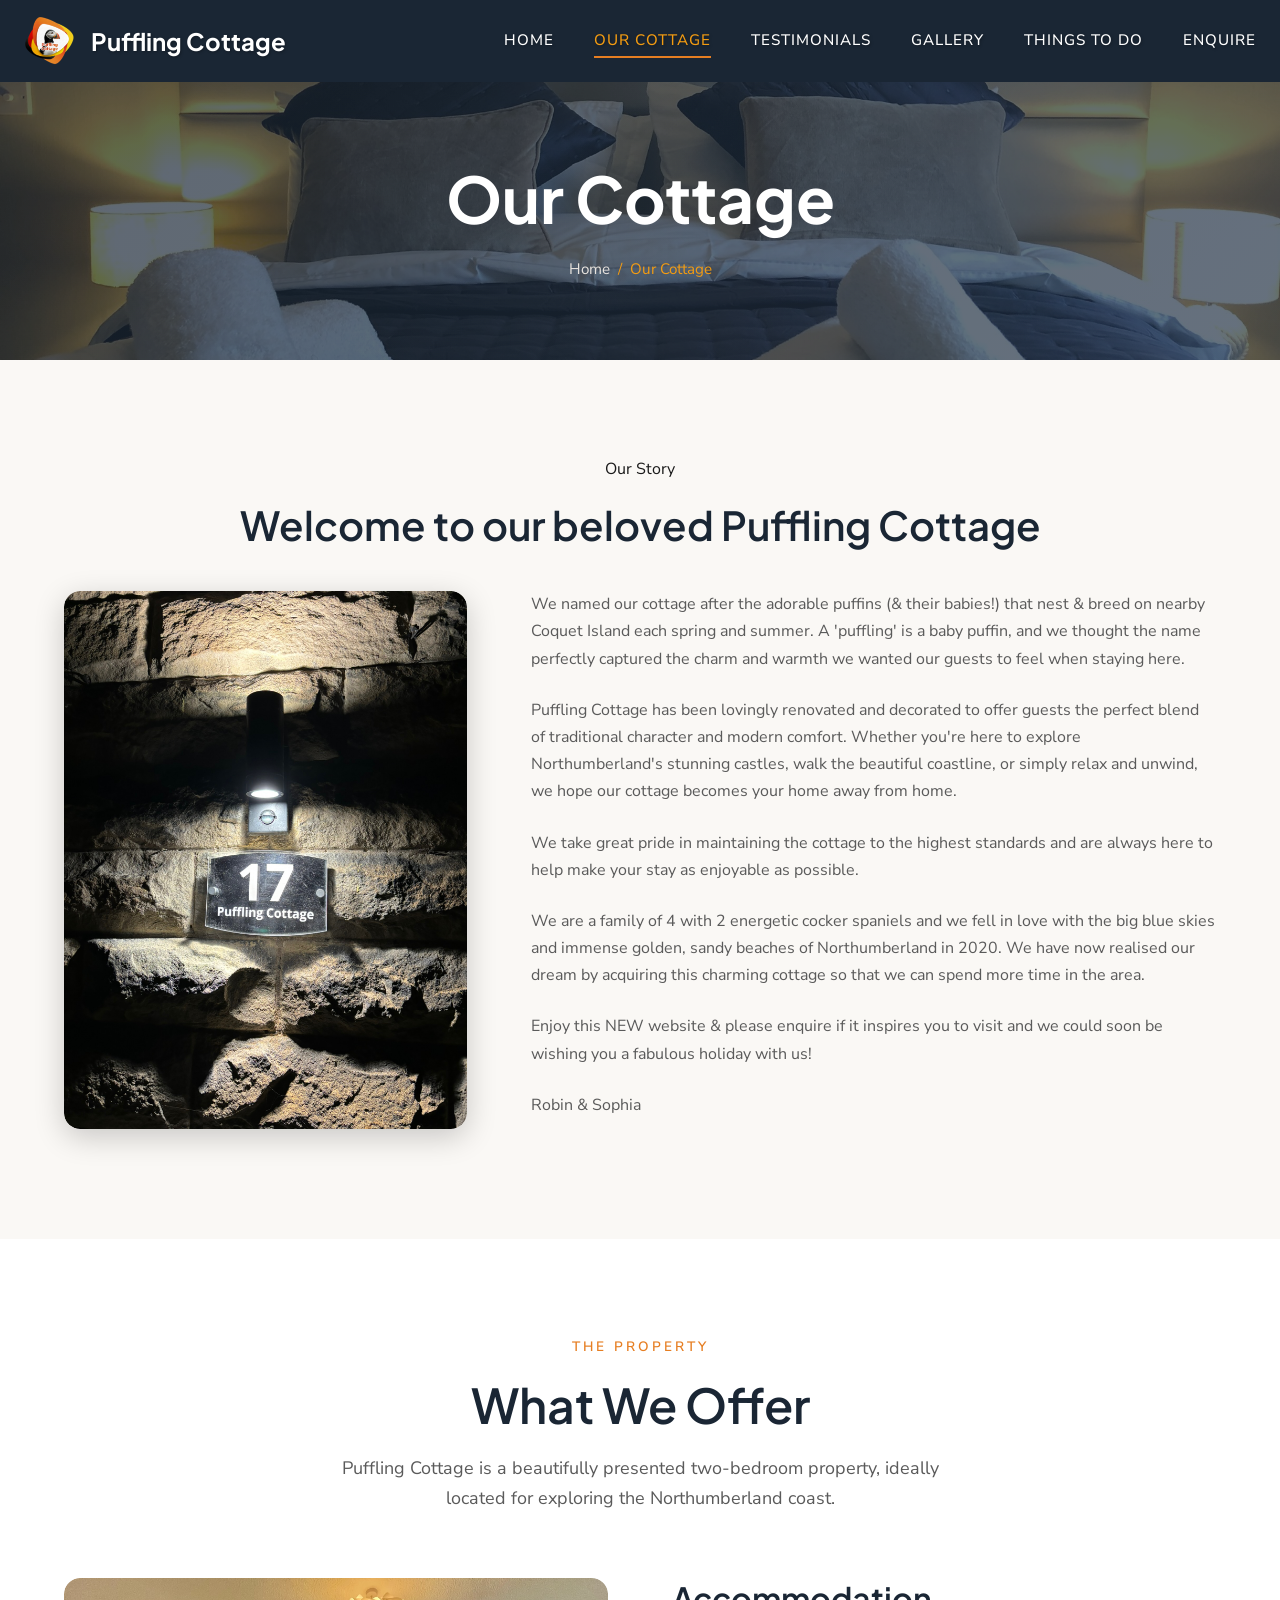
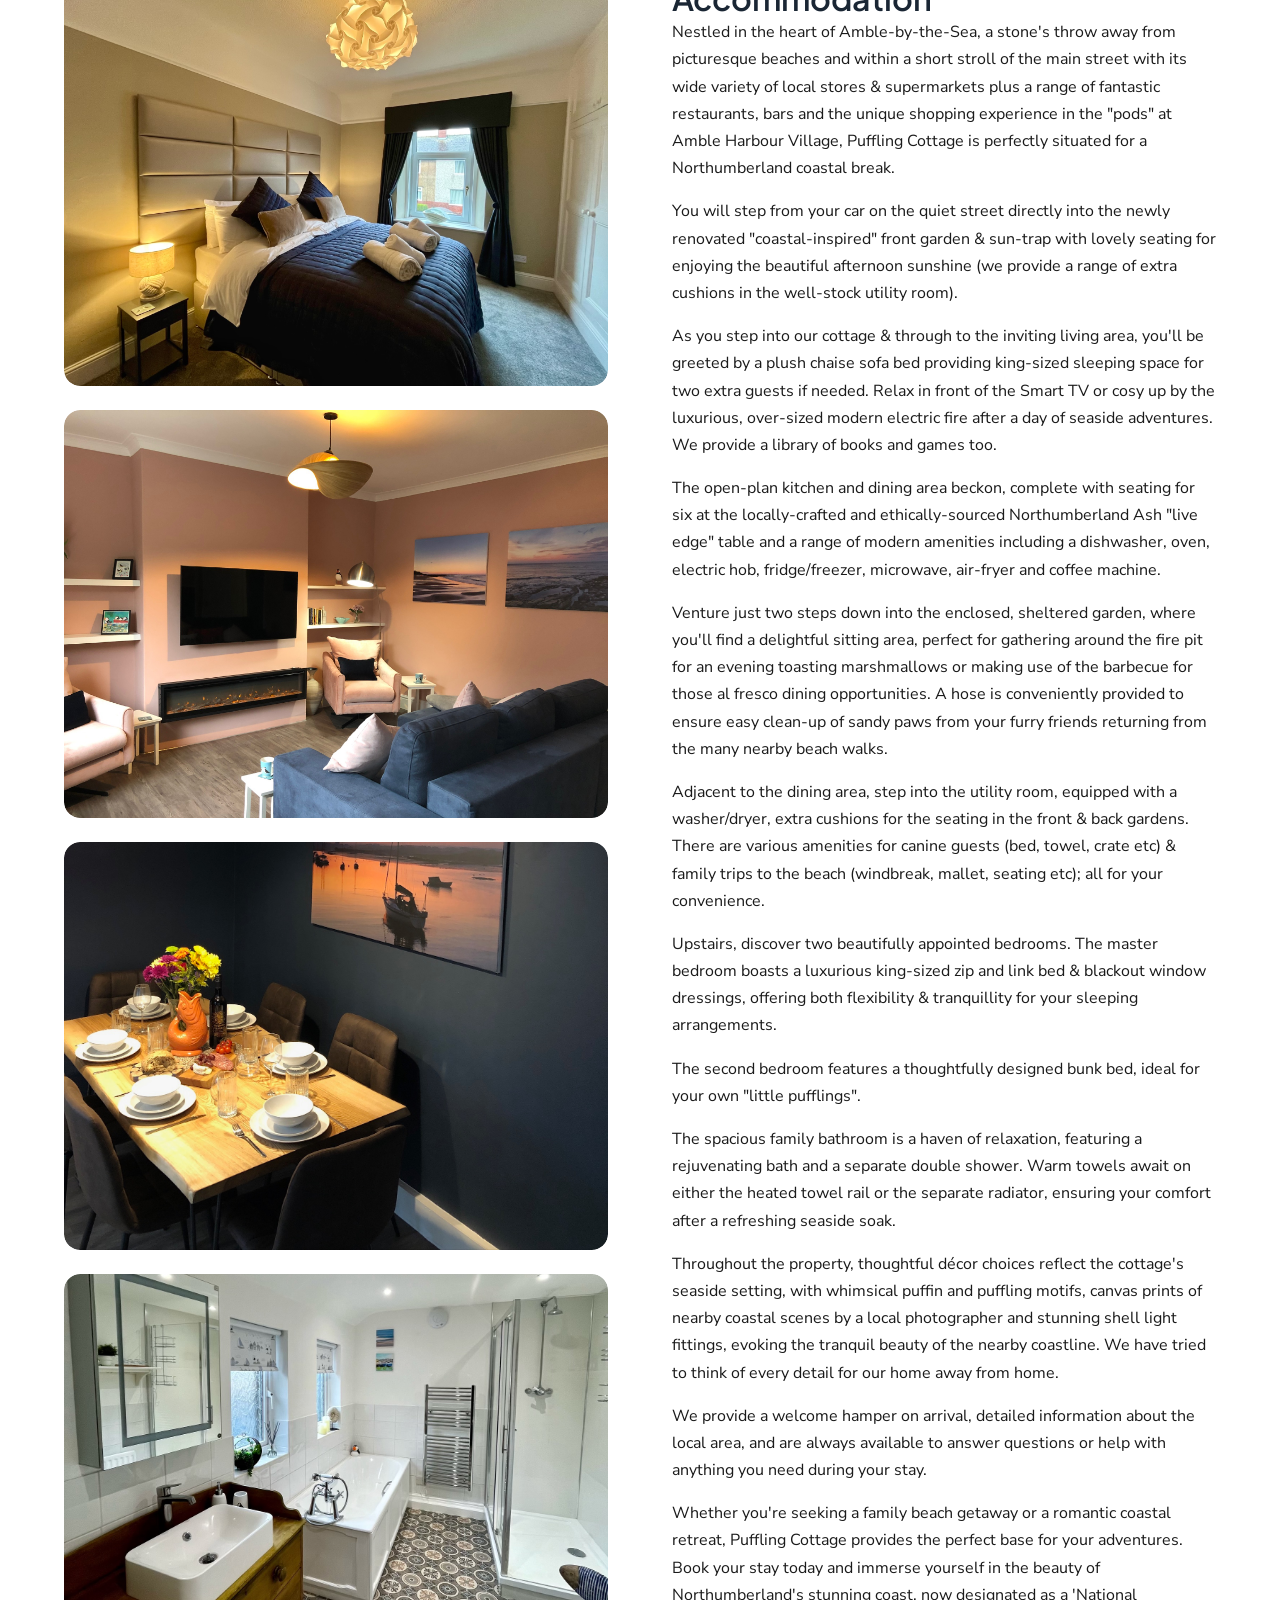
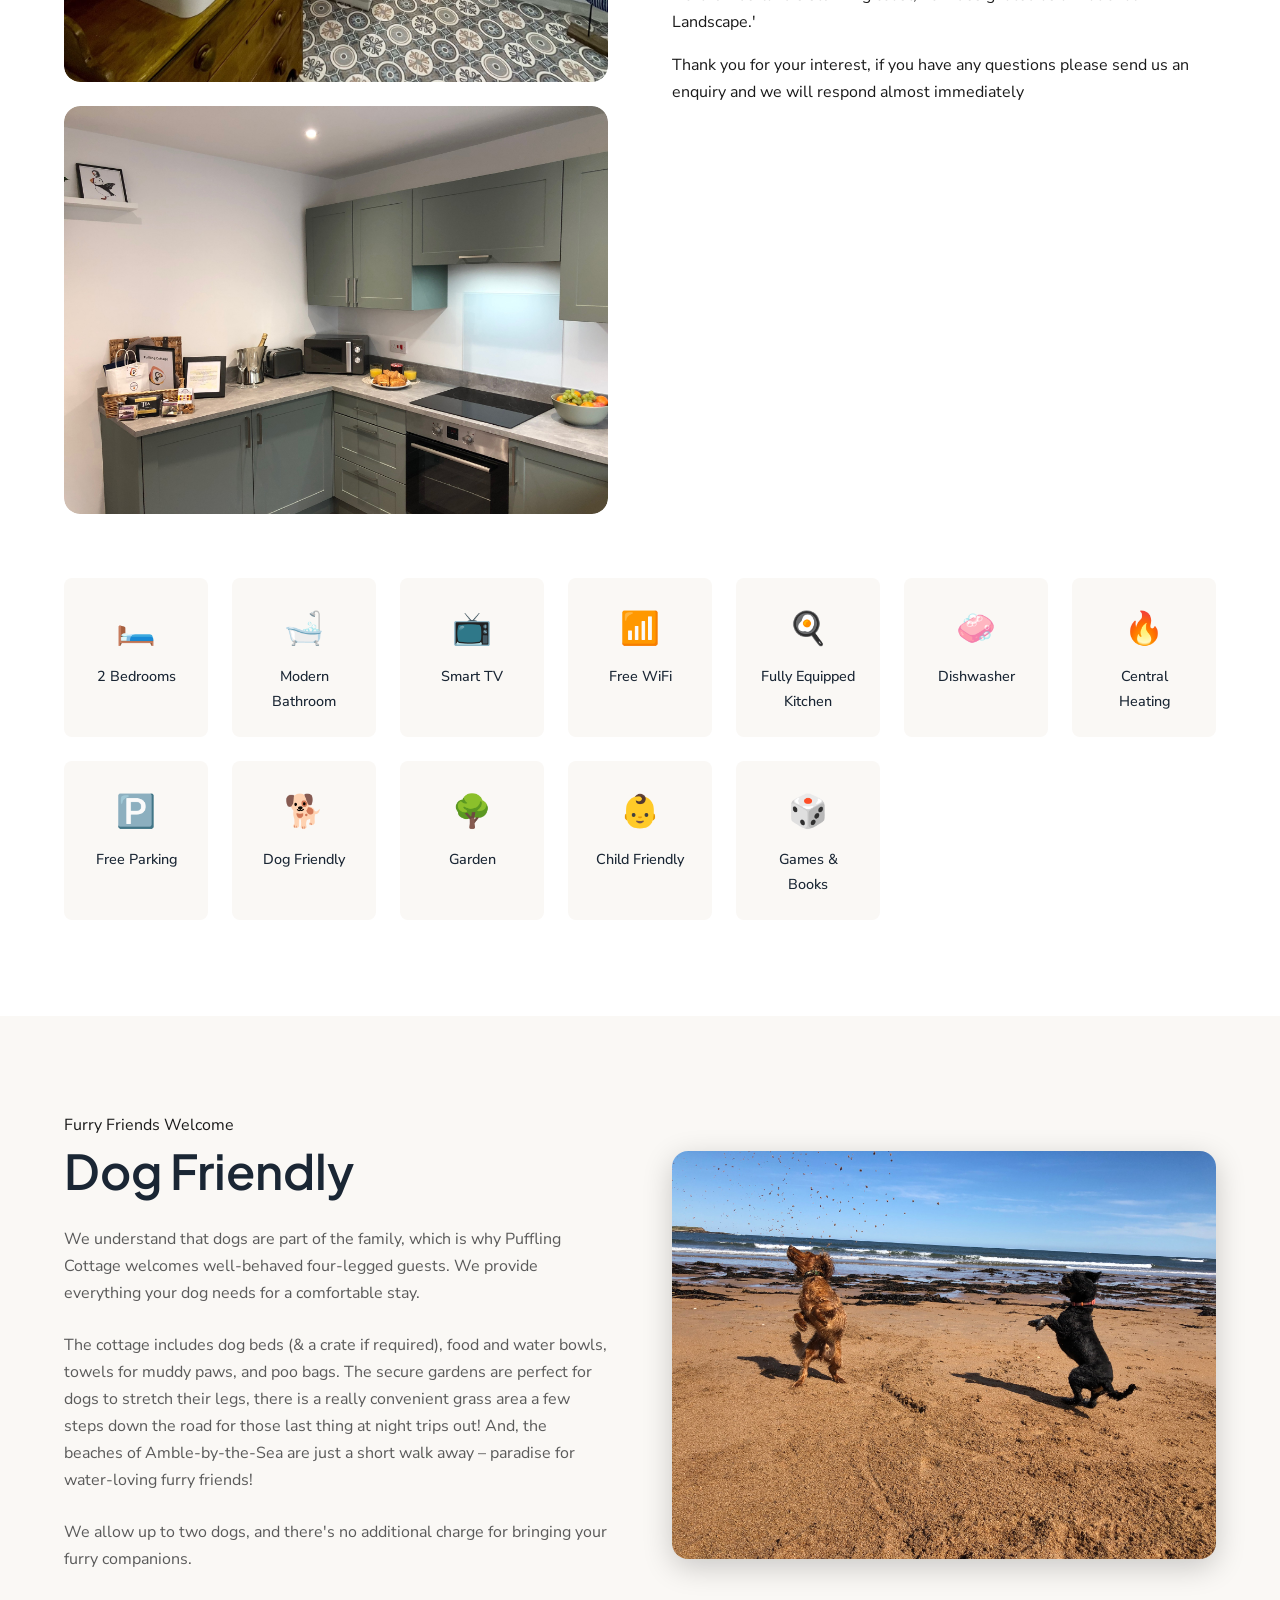
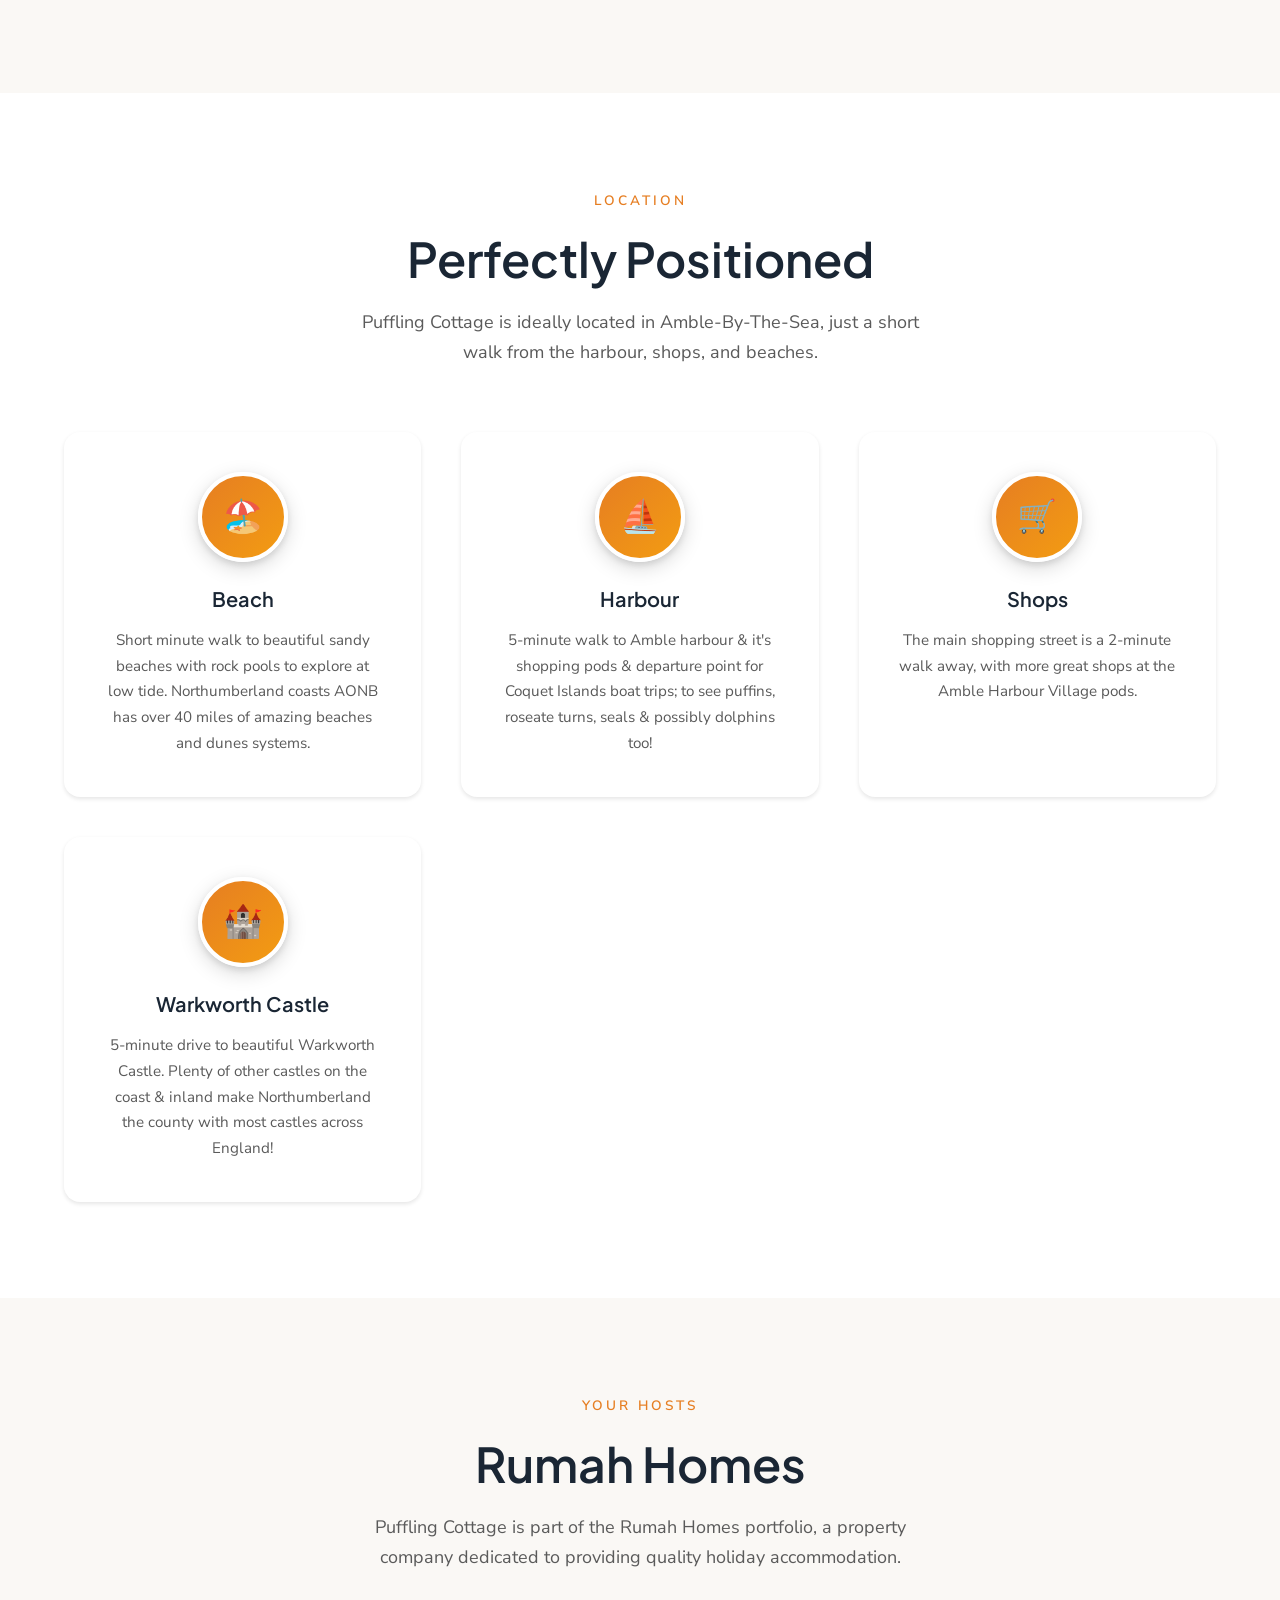
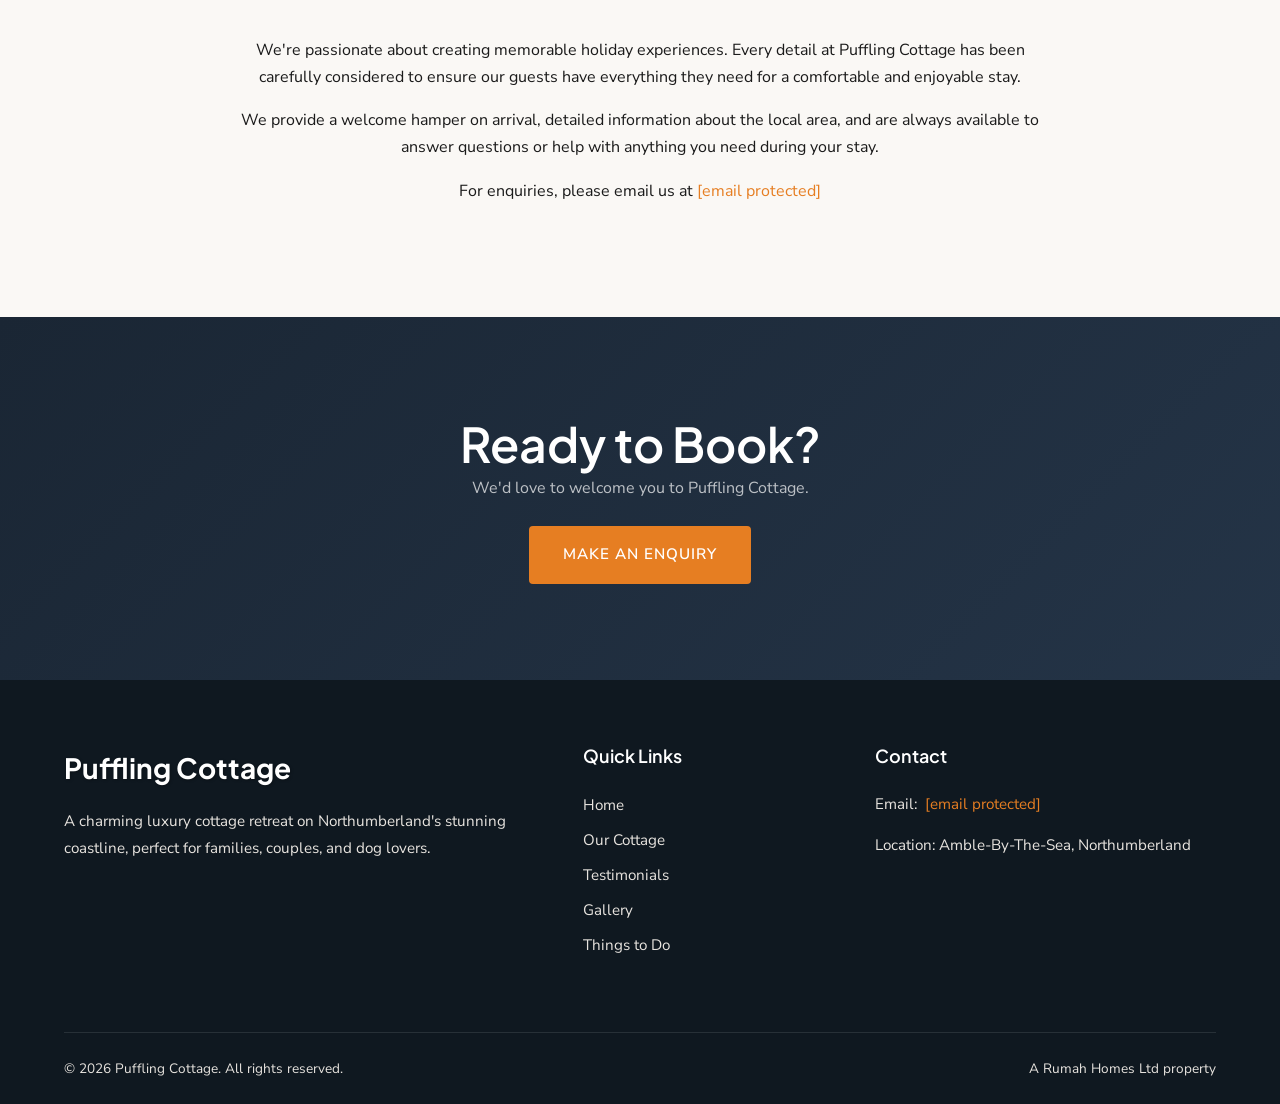
<file: about.html>
<!DOCTYPE html>
<html lang="en">
<head>
    <meta charset="UTF-8">
    <meta name="viewport" content="width=device-width, initial-scale=1.0">
    <meta name="description" content="About Puffling Cottage - Learn about our charming Northumberland holiday cottage, its amenities, and the story behind the name.">
    
    <title>Our Cottage | Puffling Cottage</title>
    
    <!-- Favicon -->
    <link rel="icon" type="image/png" href="images/New PuffCo Icon No Background 1.png">
    
    <!-- Stylesheets -->
    <link rel="stylesheet" href="css/styles.css">
    
    <!-- Page-specific styles -->
    <style>
        /* Welcome Section - Full Width Heading */
        .welcome-section-header {
            text-align: center;
            margin-bottom: var(--spacing-lg);
        }
        
        .welcome-section-header .overline {
            display: block;
            margin-bottom: var(--spacing-sm);
        }
        
        .welcome-section-header h2 {
            white-space: nowrap;
            font-size: clamp(1.5rem, 4vw, 2.5rem);
        }
        
        .welcome-content {
            display: grid;
            grid-template-columns: 35% 1fr;
            gap: var(--spacing-xl);
            align-items: start;
        }
        
        .welcome-content .about-image {
            width: 100%;
        }
        
        .welcome-content .about-image img {
            width: 100%;
            height: auto;
            border-radius: var(--radius-lg);
            object-fit: cover;
        }
        
        .welcome-content .about-text {
            flex: 1;
        }
        
        .welcome-content .about-text p {
            margin-bottom: var(--spacing-md);
        }
        
        /* Mobile adjustments for Welcome section */
        @media (max-width: 768px) {
            .welcome-section-header h2 {
                white-space: normal;
                font-size: 1.75rem;
            }
            
            .welcome-content {
                grid-template-columns: 1fr;
                gap: var(--spacing-lg);
            }
            
            .welcome-content .about-image {
                order: -1;
                max-width: 100%;
            }
        }
        
        /* Accommodation Section - Images Left, Text Right */
        .accommodation-layout {
            display: grid;
            grid-template-columns: 1fr 1fr;
            gap: var(--spacing-xl);
            align-items: start;
        }
        
        .accommodation-images {
            display: flex;
            flex-direction: column;
            gap: var(--spacing-md);
        }
        
        .accommodation-images .gallery-item {
            position: relative;
            border-radius: var(--radius-lg);
            overflow: hidden;
            aspect-ratio: 4/3;
        }
        
        .accommodation-images .gallery-item img {
            width: 100%;
            height: 100%;
            display: block;
            border-radius: var(--radius-lg);
            object-fit: cover;
            object-position: center center;
            transition: transform 0.3s ease;
        }
        
        /* Third image (dining room) - favour bottom of image */
        .accommodation-images .gallery-item:nth-child(3) img {
            object-position: center bottom;
        }
        
        .accommodation-images .gallery-item:hover img {
            transform: scale(1.02);
        }
        
        .accommodation-text {
            position: sticky;
            top: 100px;
        }
        
        /* Mobile adjustments for Accommodation section */
        @media (max-width: 768px) {
            .accommodation-layout {
                grid-template-columns: 1fr;
                gap: var(--spacing-lg);
            }
            
            .accommodation-images {
                order: -1;
            }
            
            .accommodation-text {
                position: static;
            }
        }
    </style>
</head>
<body>
    <!-- Header -->
    <header class="header scrolled">
        <div class="header-inner">
            <a href="index.html" class="logo">
                <img src="images/New PuffCo Icon No Background 1.png" alt="Puffling Cottage Logo">
                <span class="logo-text">Puffling Cottage</span>
            </a>
            
            <nav class="nav">
                <button class="nav-toggle" aria-label="Toggle navigation" aria-expanded="false">
                    <span></span>
                    <span></span>
                    <span></span>
                </button>
                
                <ul class="nav-list">
                    <li><a href="index.html" class="nav-link">Home</a></li>
                    <li><a href="about.html" class="nav-link active">Our Cottage</a></li>
                    <li><a href="testimonials.html" class="nav-link">Testimonials</a></li>
                    <li><a href="gallery.html" class="nav-link">Gallery</a></li>
                    <li><a href="recommendations.html" class="nav-link">Things to Do</a></li>
                    <li><a href="index.html#enquiry" class="nav-link">Enquire</a></li>
                </ul>
            </nav>
        </div>
    </header>

    <!-- Page Header -->
    <section class="page-header">
        <div class="page-header-background">
            <img src="images/Master_Bedroom_1.JPG" alt="Puffling Cottage Luxury Master Bedroom">
        </div>
        <div class="page-header-content">
            <h1>Our Cottage</h1>
            <div class="breadcrumb">
                <a href="index.html">Home</a>
                <span>/</span>
                <span>Our Cottage</span>
            </div>
        </div>
    </section>

    <!-- About The Cottage -->
    <section class="section">
        <div class="container">
            <div class="reveal">
                <!-- Full-width heading -->
                <div class="welcome-section-header">
                    <span class="overline">Our Story</span>
                    <h2>Welcome to our beloved Puffling Cottage</h2>
                </div>
                
                <!-- Image and text side by side -->
                <div class="welcome-content">
                    <div class="about-image">
                        <img src="images/Puffling_Cottage_Sign.jpeg" alt="Puffling Cottage Entrance">
                    </div>
                    <div class="about-text">
                        <p>We named our cottage after the adorable puffins (& their babies!) that nest & breed on nearby Coquet Island each spring and summer. A 'puffling' is a baby puffin, and we thought the name perfectly captured the charm and warmth we wanted our guests to feel when staying here.</p>
                        <p>Puffling Cottage has been lovingly renovated and decorated to offer guests the perfect blend of traditional character and modern comfort. Whether you're here to explore Northumberland's stunning castles, walk the beautiful coastline, or simply relax and unwind, we hope our cottage becomes your home away from home.</p>
                        <p>We take great pride in maintaining the cottage to the highest standards and are always here to help make your stay as enjoyable as possible.</p>
                        <p>We are a family of 4 with 2 energetic cocker spaniels and we fell in love with the big blue skies and immense golden, sandy beaches of Northumberland in 2020.  We have now realised our dream by acquiring this charming cottage so that we can spend more time in the area.</p>
                        <p>Enjoy this NEW website & please enquire if it inspires you to visit and we could soon be wishing you a fabulous holiday with us!</p>
                        <p>Robin & Sophia</p>
                    </div>
                </div>
            </div>
        </div>
    </section>

    <!-- The Property -->
    <section class="section bg-white">
        <div class="container">
            <div class="section-header reveal">
                <span class="overline">The Property</span>
                <h2>What We Offer</h2>
                <p class="subtitle">Puffling Cottage is a beautifully presented two-bedroom property, ideally located for exploring the Northumberland coast.</p>
            </div>
            
            <div class="reveal" style="margin-top: var(--spacing-xl);">
                <!-- Accommodation: 5 Images on Left, Text on Right -->
                <div class="accommodation-layout">
                    <div class="accommodation-images">
                        <div class="gallery-item">
                            <img src="images/Master_Bedroom_3.jpeg" alt="Luxury king master bedroom">
                        </div>
                        <div class="gallery-item">
                            <img src="images/Living_Room_1.JPG" alt="Large professionally-designed living room">
                        </div>
                        <div class="gallery-item">
                            <img src="images/Dining_Room_1.JPG" alt="Dining room with ethically-sourced handmade "live edge" Northumberland ash table">
                        </div>
                        <div class="gallery-item">
                            <img src="images/Bathroom_1.jpeg" alt="Large bathroom, with bath, separate double shower, heated mirror, separate towel rail & radiator">
                        </div>
                        <div class="gallery-item">
                            <img src="images/Kitchen_1.JPG" alt="Well-appointed & appliance filled kitchen">
                        </div>
                    </div>
                    
                    <div class="accommodation-text">
                        <h3>Accommodation</h3>
                        <p>Nestled in the heart of Amble-by-the-Sea, a stone's throw away from picturesque beaches and within a short stroll of the main street with its wide variety of local stores & supermarkets plus a range of fantastic restaurants, bars and the unique shopping experience in the "pods" at Amble Harbour Village, Puffling Cottage is perfectly situated for a Northumberland coastal break.</p>
                        <p>You will step from your car on the quiet street directly into the newly renovated "coastal-inspired" front garden & sun-trap with lovely seating for enjoying the beautiful afternoon sunshine (we provide a range of extra cushions in the well-stock utility room).</p> 
                        <p>As you step into our cottage & through to the inviting living area, you'll be greeted by a plush chaise sofa bed providing king-sized sleeping space for two extra guests if needed. Relax in front of the Smart TV or cosy up by the luxurious, over-sized modern electric fire after a day of seaside adventures. We provide a library of books and games too.</p>
                        <p>The open-plan kitchen and dining area beckon, complete with seating for six at the locally-crafted and ethically-sourced Northumberland Ash "live edge" table and a range of modern amenities including a dishwasher, oven, electric hob, fridge/freezer, microwave, air-fryer and coffee machine.</p>
                        <p>Venture just two steps down into the enclosed, sheltered garden, where you'll find a delightful sitting area, perfect for gathering around the fire pit for an evening toasting marshmallows or making use of the barbecue for those al fresco dining opportunities.  A hose is conveniently provided to ensure easy clean-up of sandy paws from your furry friends returning from the many nearby beach walks.</p>
                        <p>Adjacent to the dining area, step into the utility room, equipped with a washer/dryer, extra cushions for the seating in the front & back gardens. There are various amenities for canine guests (bed, towel, crate etc) & family trips to the beach (windbreak, mallet, seating etc); all for your convenience.</p>
                        <p>Upstairs, discover two beautifully appointed bedrooms. The master bedroom boasts a luxurious king-sized zip and link bed & blackout window dressings, offering both flexibility & tranquillity for your sleeping arrangements.</p>
                        <p>The second bedroom features a thoughtfully designed bunk bed, ideal for your own "little pufflings".</p>
                        <p>The spacious family bathroom is a haven of relaxation, featuring a rejuvenating bath and a separate double shower. Warm towels await on either the heated towel rail or the separate radiator, ensuring your comfort after a refreshing seaside soak.</p>
                        <p>Throughout the property, thoughtful décor choices reflect the cottage's seaside setting, with whimsical puffin and puffling motifs, canvas prints of nearby coastal scenes by a local photographer and stunning shell light fittings, evoking the tranquil beauty of the nearby coastline. We have tried to think of every detail for our home away from home.</p>
                        <p>We provide a welcome hamper on arrival, detailed information about the local area, and are always available to answer questions or help with anything you need during your stay.</p>
                        <p>Whether you're seeking a family beach getaway or a romantic coastal retreat, Puffling Cottage provides the perfect base for your adventures. Book your stay today and immerse yourself in the beauty of Northumberland's stunning coast, now designated as a 'National Landscape.'</p>
                        <p>Thank you for your interest, if you have any questions please send us an enquiry and we will respond almost immediately</p>
                    </div>
                </div>
            </div>
            
            <div class="amenities-grid reveal" style="margin-top: var(--spacing-xl);">
                <div class="amenity-item">
                    <span class="amenity-icon">🛏️</span>
                    <span>2 Bedrooms</span>
                </div>
                <div class="amenity-item">
                    <span class="amenity-icon">🛁</span>
                    <span>Modern Bathroom</span>
                </div>
                <div class="amenity-item">
                    <span class="amenity-icon">📺</span>
                    <span>Smart TV</span>
                </div>
                <div class="amenity-item">
                    <span class="amenity-icon">📶</span>
                    <span>Free WiFi</span>
                </div>
                <div class="amenity-item">
                    <span class="amenity-icon">🍳</span>
                    <span>Fully Equipped Kitchen</span>
                </div>
                <div class="amenity-item">
                    <span class="amenity-icon">🧼</span>
                    <span>Dishwasher</span>
                </div>
                <div class="amenity-item">
                    <span class="amenity-icon">🔥</span>
                    <span>Central Heating</span>
                </div>
                <div class="amenity-item">
                    <span class="amenity-icon">🅿️</span>
                    <span>Free Parking</span>
                </div>
                <div class="amenity-item">
                    <span class="amenity-icon">🐕</span>
                    <span>Dog Friendly</span>
                </div>
                <div class="amenity-item">
                    <span class="amenity-icon">🌳</span>
                    <span>Garden</span>
                </div>
                <div class="amenity-item">
                    <span class="amenity-icon">👶</span>
                    <span>Child Friendly</span>
                </div>
                <div class="amenity-item">
                    <span class="amenity-icon">🎲</span>
                    <span>Games & Books</span>
                </div>
            </div>
        </div>
    </section>

    <!-- Dog Friendly -->
    <section class="section">
        <div class="container">
            <div class="about-content reveal">
                <div class="about-text">
                    <span class="overline">Furry Friends Welcome</span>
                    <h2>Dog Friendly</h2>
                    <p>We understand that dogs are part of the family, which is why Puffling Cottage welcomes well-behaved four-legged guests. We provide everything your dog needs for a comfortable stay.</p>
                    <p>The cottage includes dog beds (& a crate if required), food and water bowls, towels for muddy paws, and poo bags. The secure gardens are perfect for dogs to stretch their legs, there is a really convenient grass area a few steps down the road for those last thing at night trips out! And, the beaches of Amble-by-the-Sea are just a short walk away – paradise for water-loving furry friends!</p>
                    <p>We allow up to two dogs, and there's no additional charge for bringing your furry companions.</p>
                </div>
                <div class="about-image">
                    <img src="images/Dogs_Beach.JPG" alt="40 miles of dog-friendly beaches">
                </div>
            </div>
        </div>
    </section>

    <!-- Location -->
    <section class="section bg-white">
        <div class="container">
            <div class="section-header reveal">
                <span class="overline">Location</span>
                <h2>Perfectly Positioned</h2>
                <p class="subtitle">Puffling Cottage is ideally located in Amble-By-The-Sea, just a short walk from the harbour, shops, and beaches.</p>
            </div>
            
            <div class="features-grid reveal" style="margin-top: var(--spacing-xl);">
                <div class="feature-card">
                    <div class="feature-icon">🏖️</div>
                    <h4>Beach</h4>
                    <p>Short minute walk to beautiful sandy beaches with rock pools to explore at low tide. Northumberland coasts AONB has over 40 miles of amazing beaches and dunes systems.</p>
                </div>
                <div class="feature-card">
                    <div class="feature-icon">⛵</div>
                    <h4>Harbour</h4>
                    <p>5-minute walk to Amble harbour & it's shopping pods & departure point for Coquet Islands boat trips; to see puffins, roseate turns, seals & possibly dolphins too!</p>
                </div>
                <div class="feature-card">
                    <div class="feature-icon">🛒</div>
                    <h4>Shops</h4>
                    <p>The main shopping street is a 2-minute walk away, with more great shops at the Amble Harbour Village pods.</p>
                </div>
                <div class="feature-card">
                    <div class="feature-icon">🏰</div>
                    <h4>Warkworth Castle</h4>
                    <p>5-minute drive to beautiful Warkworth Castle. Plenty of other castles on the coast & inland make Northumberland the county with most castles across England!</p>
                </div>
            </div>
        </div>
    </section>

    <!-- About Rumah Homes -->
    <section class="section">
        <div class="container">
            <div class="section-header reveal">
                <span class="overline">Your Hosts</span>
                <h2>Rumah Homes</h2>
                <p class="subtitle">Puffling Cottage is part of the Rumah Homes portfolio, a property company dedicated to providing quality holiday accommodation.</p>
            </div>
            
            <div class="text-center reveal" style="margin-top: var(--spacing-lg); max-width: 800px; margin-left: auto; margin-right: auto;">
                <p>We're passionate about creating memorable holiday experiences. Every detail at Puffling Cottage has been carefully considered to ensure our guests have everything they need for a comfortable and enjoyable stay.</p>
                <p>We provide a welcome hamper on arrival, detailed information about the local area, and are always available to answer questions or help with anything you need during your stay.</p>
                <p>For enquiries, please email us at <a href="/cdn-cgi/l/email-protection#186a6d7579707077757d6b746c7c587f75797174367b7775" style="color: var(--color-orange);"><span class="__cf_email__" data-cfemail="ddafa8b0bcb5b5b2b0b8aeb1a9b99dbab0bcb4b1f3beb2b0">[email&#160;protected]</span></a></p>
            </div>
        </div>
    </section>

    <!-- Call to Action -->
    <section class="section enquiry-section">
        <div class="container text-center">
            <h2>Ready to Book?</h2>
            <p class="subtitle" style="color: rgba(255,255,255,0.7);">We'd love to welcome you to Puffling Cottage.</p>
            <div class="mt-2">
                <a href="index.html#enquiry" class="btn btn-primary">Make an Enquiry</a>
            </div>
        </div>
    </section>

    <!-- Footer -->
    <footer class="footer">
        <div class="container">
            <div class="footer-content">
                <div class="footer-brand">
                    <span class="logo-text">Puffling Cottage</span>
                    <p>A charming luxury cottage retreat on Northumberland's stunning coastline, perfect for families, couples, and dog lovers.</p>
                </div>
                
                <div class="footer-links">
                    <h4>Quick Links</h4>
                    <ul>
                        <li><a href="index.html">Home</a></li>
                        <li><a href="about.html">Our Cottage</a></li>
                        <li><a href="testimonials.html">Testimonials</a></li>
                        <li><a href="gallery.html">Gallery</a></li>
                        <li><a href="recommendations.html">Things to Do</a></li>
                    </ul>
                </div>
                
                <div class="footer-contact">
                    <h4>Contact</h4>
                    <p>Email: <a href="/cdn-cgi/l/email-protection#f785829a969f9f989a92849b8393b7909a969e9bd994989a"><span class="__cf_email__" data-cfemail="87f5f2eae6efefe8eae2f4ebf3e3c7e0eae6eeeba9e4e8ea">[email&#160;protected]</span></a></p>
                    <p>Location: Amble-By-The-Sea, Northumberland</p>
                </div>
            </div>
            
               <div class="footer-bottom">
                <p>&copy; 2026 Puffling Cottage. All rights reserved.</p>
                <p>A Rumah Homes Ltd property</p>
            </div>
        </div>
    </footer>

    <!-- Scripts -->
    <script src="js/main.js"></script>
</body>
</html>
</file>
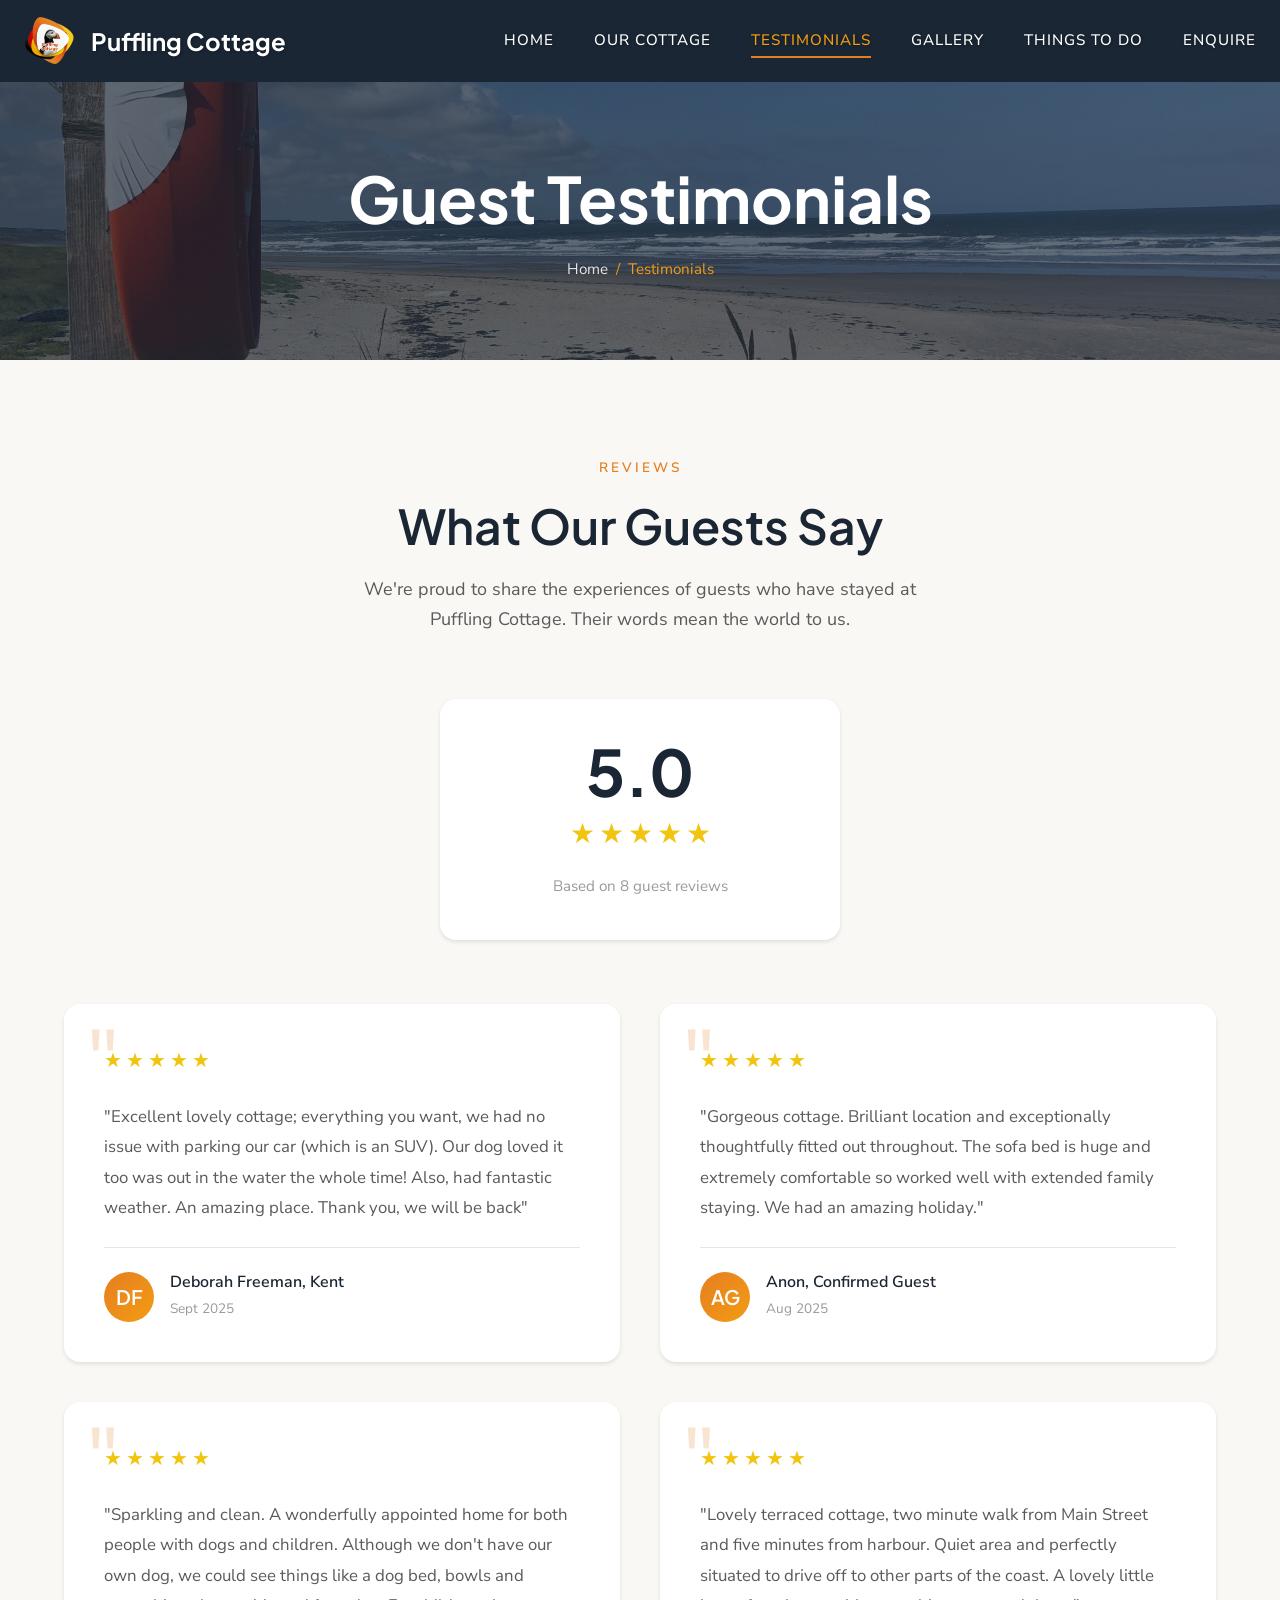
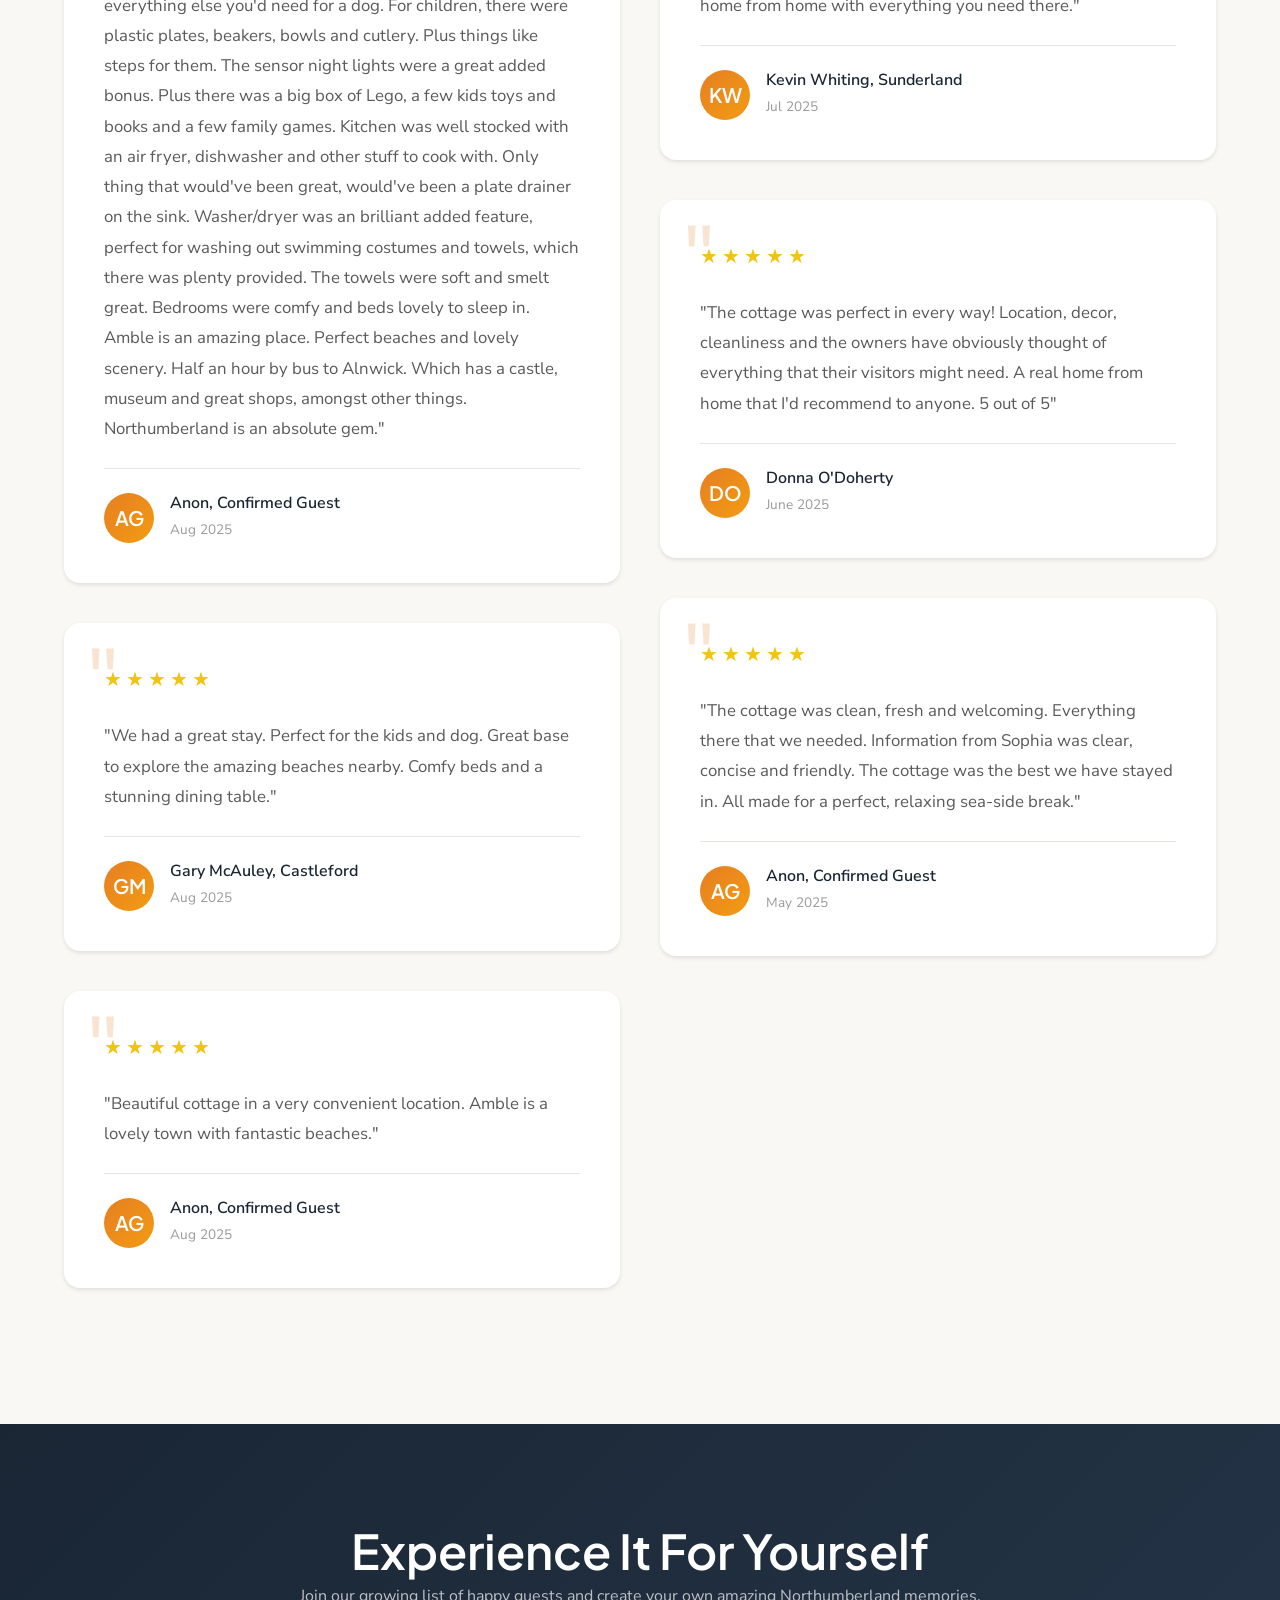
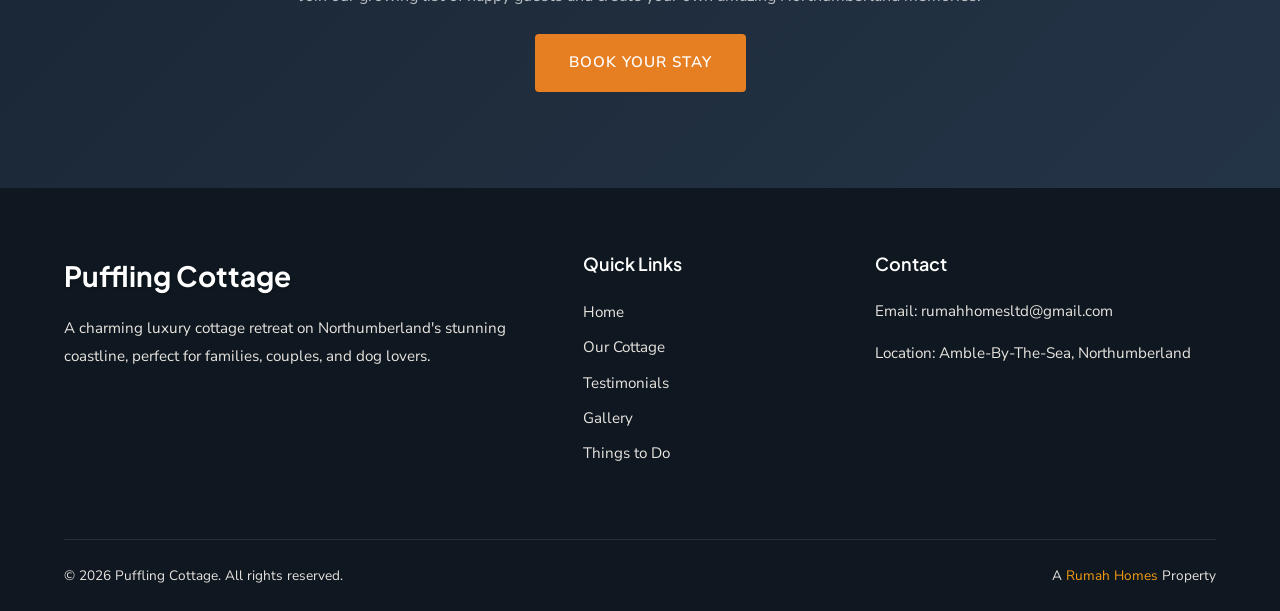
<file: testimonials.html>
<!DOCTYPE html>
<html lang="en">
<head>
    <meta charset="UTF-8">
    <meta name="viewport" content="width=device-width, initial-scale=1.0">
    <meta name="description" content="Read reviews from guests who have stayed at Puffling Cottage - Discover why visitors love our luxury Northumberland holiday cottage.">
    
    <title>Guest Testimonials | Puffling Cottage</title>
    
    <!-- Favicon -->
    <link rel="icon" type="image/png" href="images/New PuffCo Icon No Background 1.png">
    
    <!-- Stylesheets -->
    <link rel="stylesheet" href="css/styles.css">
</head>
<body>
    <!-- Header -->
    <header class="header scrolled">
        <div class="header-inner">
            <a href="index.html" class="logo">
                <img src="images/New PuffCo Icon No Background 1.png" alt="Puffling Cottage Logo">
                <span class="logo-text">Puffling Cottage</span>
            </a>
            
            <nav class="nav">
                <button class="nav-toggle" aria-label="Toggle navigation" aria-expanded="false">
                    <span></span>
                    <span></span>
                    <span></span>
                </button>
                
                <ul class="nav-list">
                    <li><a href="index.html" class="nav-link">Home</a></li>
                    <li><a href="about.html" class="nav-link">Our Cottage</a></li>
                    <li><a href="testimonials.html" class="nav-link active">Testimonials</a></li>
                    <li><a href="gallery.html" class="nav-link">Gallery</a></li>
                    <li><a href="recommendations.html" class="nav-link">Things to Do</a></li>
                    <li><a href="index.html#enquiry" class="nav-link">Enquire</a></li>
                </ul>
            </nav>
        </div>
    </header>

    <!-- Page Header -->
    <section class="page-header">
        <div class="page-header-background">
            <img src="images/Warkworth_Beach_2.JPG" alt="Warkworth Beach (from Amble Harbour)">
        </div>
        <div class="page-header-content">
            <h1>Guest Testimonials</h1>
            <div class="breadcrumb">
                <a href="index.html">Home</a>
                <span>/</span>
                <span>Testimonials</span>
            </div>
        </div>
    </section>

    <!-- Overview Section -->
    <section class="section">
        <div class="container">
            <div class="section-header reveal">
                <span class="overline">Reviews</span>
                <h2>What Our Guests Say</h2>
                <p class="subtitle">We're proud to share the experiences of guests who have stayed at Puffling Cottage. Their words mean the world to us.</p>
            </div>
            
            <!-- Rating Summary -->
            <div class="rating-summary reveal" id="rating-summary">
                <div class="average-score">5.0</div>
                <div class="rating-stars">
                    <span class="star">★</span>
                    <span class="star">★</span>
                    <span class="star">★</span>
                    <span class="star">★</span>
                    <span class="star">★</span>
                </div>
                <p class="review-count">Based on 8 guest reviews</p>
            </div>
            
            <!-- All Testimonials - Dynamically loaded -->
            <div class="testimonials-grid reveal" id="all-testimonials">
                <!-- Testimonials will be inserted here by testimonials-data.js -->
            </div>
        </div>
    </section>

    <!-- Call to Action -->
    <section class="section enquiry-section">
        <div class="container text-center">
            <h2>Experience It For Yourself</h2>
            <p class="subtitle" style="color: rgba(255,255,255,0.7);">Join our growing list of happy guests and create your own amazing Northumberland memories.</p>
            <div class="mt-2">
                <a href="index.html#enquiry" class="btn btn-primary">Book Your Stay</a>
            </div>
        </div>
    </section>

    <!-- Footer -->
    <footer class="footer">
        <div class="container">
            <div class="footer-content">
                <div class="footer-brand">
                    <span class="logo-text">Puffling Cottage</span>
                    <p>A charming luxury cottage retreat on Northumberland's stunning coastline, perfect for families, couples, and dog lovers.</p>
                </div>
                
                <div class="footer-links">
                    <h4>Quick Links</h4>
                    <ul>
                        <li><a href="index.html">Home</a></li>
                        <li><a href="about.html">Our Cottage</a></li>
                        <li><a href="testimonials.html">Testimonials</a></li>
                        <li><a href="gallery.html">Gallery</a></li>
                        <li><a href="recommendations.html">Things to Do</a></li>
                    </ul>
                </div>
                
                <div class="footer-contact">
                    <h4>Contact</h4>
                    <p>Email: rumahhomesltd@gmail.com</p>
                    <p>Location: Amble-By-The-Sea, Northumberland</p>
                </div>
            </div>
            
            <div class="footer-bottom">
                <p>&copy; 2026 Puffling Cottage. All rights reserved.</p>
                <p>A <a href="#">Rumah Homes</a> Property</p>
            </div>
        </div>
    </footer>

    <!-- Back to Top Button -->
    <button class="back-to-top" aria-label="Back to top">↑</button>

    <!-- Scripts - testimonials-data.js MUST load before main.js -->
    <script src="js/testimonials-data.js"></script>
    <script src="js/main.js"></script>
</body>
</html>
</file>
<file: css/styles.css>
/* ============================================
   PUFFLING COTTAGE - Main Stylesheet
   Colour Palette: Deep navy, warm orange, golden yellow
   Fonts: Plus Jakarta Sans (headings) + Nunito Sans (body)
   ============================================ */

/* Google Fonts Import - Option 4: Plus Jakarta Sans + Nunito Sans */
@import url('https://fonts.googleapis.com/css2?family=Nunito+Sans:wght@300;400;500;600;700&family=Plus+Jakarta+Sans:wght@300;400;500;600;700;800&display=swap');

/* CSS Variables */
:root {
    /* Primary Colours */
    --color-navy: #1a2634;
    --color-navy-light: #243447;
    --color-navy-dark: #0f1820;
    
    /* Puffin Accent Colours */
    --color-orange: #e67e22;
    --color-orange-light: #f39c12;
    --color-orange-dark: #d35400;
    --color-yellow: #f1c40f;
    --color-yellow-light: #f7dc6f;
    
    /* Neutrals */
    --color-cream: #faf8f5;
    --color-cream-dark: #f0ebe3;
    --color-white: #ffffff;
    --color-gray-light: #e8e4df;
    --color-gray: #9a9a9a;
    --color-gray-dark: #5a5a5a;
    --color-black: #1a1a1a;
    
    /* Typography */
    --font-display: 'Plus Jakarta Sans', 'Segoe UI', Tahoma, sans-serif;
    --font-body: 'Nunito Sans', 'Segoe UI', Tahoma, sans-serif;
    
    /* Spacing */
    --spacing-xs: 0.5rem;
    --spacing-sm: 1rem;
    --spacing-md: 1.5rem;
    --spacing-lg: 2.5rem;
    --spacing-xl: 4rem;
    --spacing-xxl: 6rem;
    
    /* Transitions */
    --transition-fast: 0.2s ease;
    --transition-medium: 0.3s ease;
    --transition-slow: 0.5s ease;
    
    /* Shadows */
    --shadow-sm: 0 2px 4px rgba(0, 0, 0, 0.1);
    --shadow-md: 0 4px 12px rgba(0, 0, 0, 0.15);
    --shadow-lg: 0 8px 30px rgba(0, 0, 0, 0.2);
    --shadow-xl: 0 20px 50px rgba(0, 0, 0, 0.3);
    
    /* Border Radius */
    --radius-sm: 4px;
    --radius-md: 8px;
    --radius-lg: 16px;
    --radius-xl: 24px;
}

/* ============================================
   RESET & BASE STYLES
   ============================================ */

*, *::before, *::after {
    box-sizing: border-box;
    margin: 0;
    padding: 0;
}

html {
    scroll-behavior: smooth;
    font-size: 16px;
}

body {
    font-family: var(--font-body);
    font-size: 1rem;
    line-height: 1.7;
    color: var(--color-black);
    background-color: var(--color-cream);
    -webkit-font-smoothing: antialiased;
    -moz-osx-font-smoothing: grayscale;
}

img {
    max-width: 100%;
    height: auto;
    display: block;
}

a {
    color: var(--color-orange);
    text-decoration: none;
    transition: color var(--transition-fast);
}

a:hover {
    color: var(--color-orange-dark);
}

/* ============================================
   TYPOGRAPHY
   ============================================ */

h1, h2, h3, h4, h5, h6 {
    font-family: var(--font-display);
    font-weight: 600;
    line-height: 1.3;
    color: var(--color-navy);
}

h1 {
    font-size: clamp(2.5rem, 5vw, 4rem);
    font-weight: 700;
}

h2 {
    font-size: clamp(2rem, 4vw, 3rem);
}

h3 {
    font-size: clamp(1.5rem, 3vw, 2rem);
}

h4 {
    font-size: 1.25rem;
}

p {
    margin-bottom: var(--spacing-sm);
}

.text-accent {
    color: var(--color-orange);
}

.text-light {
    color: var(--color-white);
}

/* ============================================
   LAYOUT UTILITIES
   ============================================ */

.container {
    width: 100%;
    max-width: 1200px;
    margin: 0 auto;
    padding: 0 var(--spacing-md);
}

.container-wide {
    max-width: 1400px;
}

.container-narrow {
    max-width: 800px;
}

.section {
    padding: var(--spacing-xxl) 0;
}

.section-sm {
    padding: var(--spacing-xl) 0;
}

.section-dark {
    background-color: var(--color-navy);
    color: var(--color-white);
}

.section-dark h1,
.section-dark h2,
.section-dark h3,
.section-dark h4 {
    color: var(--color-white);
}

.section-cream {
    background-color: var(--color-cream-dark);
}

/* Background utilities */
.bg-white {
    background-color: var(--color-white);
}

.bg-cream {
    background-color: var(--color-cream);
}

.bg-cream-dark {
    background-color: var(--color-cream-dark);
}

/* ============================================
   HEADER & NAVIGATION
   ============================================ */

.header {
    position: fixed;
    top: 0;
    left: 0;
    right: 0;
    z-index: 1000;
    background-color: #1a2634 !important;
    transition: box-shadow var(--transition-medium);
}

.header.scrolled {
    box-shadow: var(--shadow-md);
}

.header-inner {
    display: flex;
    justify-content: space-between;
    align-items: center;
    padding: var(--spacing-sm) var(--spacing-md);
    max-width: 1400px;
    margin: 0 auto;
}

.logo {
    display: flex;
    align-items: center;
    gap: var(--spacing-sm);
}

.logo img {
    height: 50px;
    width: auto;
}

.logo-text {
    font-family: var(--font-display);
    font-size: 1.5rem;
    font-weight: 700;
    color: var(--color-white);
    text-shadow: 1px 1px 3px rgba(0, 0, 0, 0.3);
}

.nav {
    display: flex;
    align-items: center;
}

.nav-list {
    display: flex;
    list-style: none;
    gap: var(--spacing-lg);
}

.nav-link {
    font-family: var(--font-body);
    font-size: 0.95rem;
    font-weight: 500;
    color: var(--color-white);
    text-transform: uppercase;
    letter-spacing: 1px;
    padding: var(--spacing-xs) 0;
    position: relative;
    text-shadow: 1px 1px 3px rgba(0, 0, 0, 0.3);
}

.nav-link::after {
    content: '';
    position: absolute;
    bottom: 0;
    left: 0;
    width: 0;
    height: 2px;
    background-color: var(--color-orange);
    transition: width var(--transition-medium);
}

.nav-link:hover,
.nav-link.active {
    color: var(--color-orange-light);
}

.nav-link:hover::after,
.nav-link.active::after {
    width: 100%;
}

/* Mobile Menu Toggle */
.nav-toggle {
    display: none;
    flex-direction: column;
    gap: 5px;
    background: none;
    border: none;
    cursor: pointer;
    padding: var(--spacing-xs);
}

.nav-toggle span {
    display: block;
    width: 25px;
    height: 2px;
    background-color: var(--color-white);
    transition: var(--transition-fast);
}

/* Mobile Navigation */
@media (max-width: 768px) {
    .nav-toggle {
        display: flex;
    }
    
    .nav-list {
        position: fixed;
        top: 70px;
        left: 0;
        right: 0;
        background-color: var(--color-navy);
        flex-direction: column;
        align-items: center;
        gap: 0;
        padding: var(--spacing-md) 0;
        transform: translateY(-150%);
        opacity: 0;
        transition: transform var(--transition-medium), opacity var(--transition-medium);
    }
    
    .nav-list.active {
        transform: translateY(0);
        opacity: 1;
    }
    
    .nav-link {
        padding: var(--spacing-sm) var(--spacing-md);
        text-shadow: none;
    }
}

/* ============================================
   HERO SECTION
   ============================================ */

.hero {
    position: relative;
    min-height: 100vh;
    display: flex;
    align-items: center;
    justify-content: center;
    overflow: hidden;
}

.hero-background {
    position: absolute;
    top: 0;
    left: 0;
    right: 0;
    bottom: 0;
    z-index: -1;
}

.hero-background img {
    width: 100%;
    height: 100%;
    object-fit: cover;
}

.hero-overlay {
    position: absolute;
    top: 0;
    left: 0;
    right: 0;
    bottom: 0;
    background: linear-gradient(
        135deg,
        rgba(26, 38, 52, 0.85) 0%,
        rgba(26, 38, 52, 0.6) 50%,
        rgba(26, 38, 52, 0.75) 100%
    );
}

.hero-content {
    position: relative;
    z-index: 1;
    text-align: center;
    padding: var(--spacing-xl);
    max-width: 900px;
}

.hero-logo {
    width: 150px;
    height: auto;
    margin: 0 auto var(--spacing-lg);
    animation: fadeInDown 1s ease;
}

.hero-title {
    font-size: clamp(3rem, 6vw, 5rem);
    color: var(--color-white);
    margin-bottom: var(--spacing-md);
    animation: fadeInUp 1s ease 0.2s both;
}

.hero-title .accent {
    color: var(--color-orange-light);
}

.hero-subtitle {
    font-family: var(--font-display);
    font-size: clamp(1.25rem, 2.5vw, 1.75rem);
    font-weight: 400;
    font-style: italic;
    color: var(--color-cream);
    margin-bottom: var(--spacing-lg);
    animation: fadeInUp 1s ease 0.4s both;
}

.hero-cta {
    display: flex;
    gap: var(--spacing-md);
    justify-content: center;
    flex-wrap: wrap;
    animation: fadeInUp 1s ease 0.6s both;
}

/* ============================================
   BUTTONS
   ============================================ */

.btn {
    display: inline-flex;
    align-items: center;
    justify-content: center;
    gap: var(--spacing-xs);
    padding: 0.875rem 2rem;
    font-family: var(--font-body);
    font-size: 0.95rem;
    font-weight: 600;
    text-transform: uppercase;
    letter-spacing: 1px;
    border: 2px solid transparent;
    border-radius: var(--radius-sm);
    cursor: pointer;
    transition: all var(--transition-medium);
}

.btn-primary {
    background-color: var(--color-orange);
    color: var(--color-white);
    border-color: var(--color-orange);
}

.btn-primary:hover {
    background-color: var(--color-orange-dark);
    border-color: var(--color-orange-dark);
    color: var(--color-white);
    transform: translateY(-2px);
    box-shadow: var(--shadow-md);
}

.btn-secondary {
    background-color: transparent;
    color: var(--color-white);
    border-color: var(--color-white);
}

.btn-secondary:hover {
    background-color: var(--color-white);
    color: var(--color-navy);
    transform: translateY(-2px);
}

.btn-outline {
    background-color: transparent;
    color: var(--color-orange);
    border-color: var(--color-orange);
}

.btn-outline:hover {
    background-color: var(--color-orange);
    color: var(--color-white);
    transform: translateY(-2px);
}

/* ============================================
   SECTION HEADERS
   ============================================ */

.section-header {
    text-align: center;
    margin-bottom: var(--spacing-xl);
}

.section-header .overline {
    display: block;
    font-family: var(--font-body);
    font-size: 0.85rem;
    font-weight: 600;
    text-transform: uppercase;
    letter-spacing: 3px;
    color: var(--color-orange);
    margin-bottom: var(--spacing-sm);
}

.section-header h2 {
    margin-bottom: var(--spacing-sm);
}

.section-header .subtitle {
    font-size: 1.125rem;
    color: var(--color-gray-dark);
    max-width: 600px;
    margin: 0 auto;
}

.section-dark .section-header .subtitle {
    color: var(--color-gray-light);
}

/* Enquiry section header text colors */
.enquiry-section .section-header h2 {
    color: var(--color-white);
}

.enquiry-section .section-header .subtitle {
    color: var(--color-gray-light);
}

/* Direct h2 and subtitle styling for enquiry-section (without section-header wrapper) */
.enquiry-section h2 {
    color: var(--color-white);
}

.enquiry-section .subtitle {
    color: rgba(255, 255, 255, 0.7);
}

/* Decorative Divider */
.divider {
    display: flex;
    align-items: center;
    justify-content: center;
    gap: var(--spacing-sm);
    margin: var(--spacing-md) 0;
}

.divider::before,
.divider::after {
    content: '';
    width: 50px;
    height: 1px;
    background-color: var(--color-orange);
}

.divider-icon {
    font-size: 1.5rem;
}

/* Divider with photo icon */
.divider-icon img {
    width: 60px;
    height: 60px;
    border-radius: 50%;
    object-fit: cover;
    box-shadow: 0 4px 15px rgba(0, 0, 0, 0.2);
    border: 3px solid var(--color-orange);
}

/* ============================================
   FEATURE CARDS WITH PHOTO ICONS
   ============================================ */

.features-grid {
    display: grid;
    grid-template-columns: repeat(auto-fit, minmax(280px, 1fr));
    gap: var(--spacing-lg);
}

.feature-card {
    background-color: var(--color-white);
    padding: var(--spacing-lg);
    border-radius: var(--radius-lg);
    text-align: center;
    box-shadow: var(--shadow-sm);
    transition: transform var(--transition-medium), box-shadow var(--transition-medium);
}

.feature-card:hover {
    transform: translateY(-5px);
    box-shadow: var(--shadow-lg);
}

/* Photo Icon Styling - Rounded with Shadow */
.feature-icon {
    width: 90px;
    height: 90px;
    margin: 0 auto var(--spacing-md);
    border-radius: 50%;
    display: flex;
    align-items: center;
    justify-content: center;
    font-size: 2rem;
    overflow: hidden;
    box-shadow: 0 6px 20px rgba(0, 0, 0, 0.15), 0 3px 6px rgba(0, 0, 0, 0.1);
    border: 4px solid var(--color-white);
    position: relative;
    transition: transform var(--transition-medium), box-shadow var(--transition-medium);
}

.feature-card:hover .feature-icon {
    transform: scale(1.05);
    box-shadow: 0 8px 25px rgba(0, 0, 0, 0.2), 0 4px 8px rgba(0, 0, 0, 0.12);
}

/* Photo icons */
.feature-icon.photo-icon {
    background-color: var(--color-gray-light);
}

.feature-icon.photo-icon img {
    width: 100%;
    height: 100%;
    object-fit: cover;
}

/* Emoji/text icons - gradient background */
.feature-icon:not(.photo-icon) {
    background: linear-gradient(135deg, var(--color-orange) 0%, var(--color-orange-light) 100%);
    color: var(--color-white);
}

.feature-card h4 {
    margin-bottom: var(--spacing-sm);
    color: var(--color-navy);
}

.feature-card p {
    color: var(--color-gray-dark);
    font-size: 0.95rem;
    margin-bottom: 0;
}

/* ============================================
   GALLERY
   ============================================ */

.gallery-grid {
    display: grid;
    grid-template-columns: repeat(auto-fit, minmax(280px, 1fr));
    gap: var(--spacing-md);
}

.gallery-item {
    position: relative;
    border-radius: var(--radius-lg);
    overflow: hidden;
    aspect-ratio: 4/3;
    cursor: pointer;
}

.gallery-item img {
    width: 100%;
    height: 100%;
    object-fit: cover;
    transition: transform var(--transition-slow);
}

.gallery-item:hover img {
    transform: scale(1.05);
}

.gallery-item-overlay {
    position: absolute;
    top: 0;
    left: 0;
    right: 0;
    bottom: 0;
    background: linear-gradient(to top, rgba(26, 38, 52, 0.9) 0%, transparent 50%);
    display: flex;
    align-items: flex-end;
    padding: var(--spacing-md);
    opacity: 0;
    transition: opacity var(--transition-medium);
}

.gallery-item:hover .gallery-item-overlay {
    opacity: 1;
}

.gallery-item-caption {
    color: var(--color-white);
    font-weight: 500;
}

/* Reveal animation for gallery items */
.gallery-grid .gallery-item {
    opacity: 0;
    transform: translateY(20px);
    animation: galleryReveal 0.5s ease forwards;
}

.gallery-grid .gallery-item:nth-child(1) { animation-delay: 0.1s; }
.gallery-grid .gallery-item:nth-child(2) { animation-delay: 0.15s; }
.gallery-grid .gallery-item:nth-child(3) { animation-delay: 0.2s; }
.gallery-grid .gallery-item:nth-child(4) { animation-delay: 0.25s; }
.gallery-grid .gallery-item:nth-child(5) { animation-delay: 0.3s; }
.gallery-grid .gallery-item:nth-child(6) { animation-delay: 0.35s; }
.gallery-grid .gallery-item:nth-child(7) { animation-delay: 0.4s; }
.gallery-grid .gallery-item:nth-child(8) { animation-delay: 0.45s; }
.gallery-grid .gallery-item:nth-child(9) { animation-delay: 0.5s; }
.gallery-grid .gallery-item:nth-child(10) { animation-delay: 0.55s; }
.gallery-grid .gallery-item:nth-child(11) { animation-delay: 0.6s; }
.gallery-grid .gallery-item:nth-child(12) { animation-delay: 0.65s; }

@keyframes galleryReveal {
    to {
        opacity: 1;
        transform: translateY(0);
    }
}

/* Gallery Preview (Homepage - 3 items) */
.gallery-preview {
    display: grid;
    grid-template-columns: repeat(3, 1fr);
    gap: var(--spacing-md);
}

@media (max-width: 768px) {
    .gallery-preview {
        grid-template-columns: 1fr;
    }
}

/* Featured Gallery (Homepage - 5 items grid) */
.gallery-featured {
    display: grid;
    grid-template-columns: repeat(6, 1fr);
    grid-template-rows: repeat(2, 250px);
    gap: var(--spacing-md);
}

.gallery-featured .gallery-item:nth-child(1) {
    grid-column: span 2;
    grid-row: span 2;
}

.gallery-featured .gallery-item:nth-child(2),
.gallery-featured .gallery-item:nth-child(3) {
    grid-column: span 2;
}

.gallery-featured .gallery-item:nth-child(4),
.gallery-featured .gallery-item:nth-child(5) {
    grid-column: span 2;
}

@media (max-width: 992px) {
    .gallery-featured {
        grid-template-columns: repeat(2, 1fr);
        grid-template-rows: auto;
    }
    
    .gallery-featured .gallery-item {
        grid-column: span 1 !important;
        grid-row: span 1 !important;
        aspect-ratio: 4/3;
    }
    
    .gallery-featured .gallery-item:nth-child(1) {
        grid-column: span 2 !important;
    }
}

/* ============================================
   LIGHTBOX
   ============================================ */

.lightbox {
    position: fixed;
    top: 0;
    left: 0;
    right: 0;
    bottom: 0;
    background-color: rgba(0, 0, 0, 0.95);
    z-index: 2000;
    display: none;
    align-items: center;
    justify-content: center;
    opacity: 0;
    transition: opacity var(--transition-medium);
}

.lightbox.active {
    display: flex;
    opacity: 1;
}

.lightbox-content {
    position: relative;
    max-width: 90vw;
    max-height: 90vh;
}

.lightbox-content img {
    max-width: 100%;
    max-height: 85vh;
    object-fit: contain;
    border-radius: var(--radius-sm);
}

.lightbox-close {
    position: absolute;
    top: -40px;
    right: 0;
    background: none;
    border: none;
    color: var(--color-white);
    font-size: 2rem;
    cursor: pointer;
    padding: var(--spacing-xs);
    transition: color var(--transition-fast);
}

.lightbox-close:hover {
    color: var(--color-orange);
}

.lightbox-nav {
    position: absolute;
    top: 50%;
    transform: translateY(-50%);
    background: rgba(255, 255, 255, 0.1);
    border: none;
    color: var(--color-white);
    font-size: 2rem;
    padding: var(--spacing-md) var(--spacing-sm);
    cursor: pointer;
    transition: background var(--transition-fast);
}

.lightbox-nav:hover {
    background: rgba(255, 255, 255, 0.2);
}

.lightbox-prev {
    left: -60px;
}

.lightbox-next {
    right: -60px;
}

.lightbox-caption {
    text-align: center;
    color: var(--color-white);
    margin-top: var(--spacing-sm);
    font-size: 0.95rem;
}

/* ============================================
   TESTIMONIALS - Masonry Style Layout
   ============================================ */

/* Masonry-style layout using CSS columns for variable height cards */
.testimonials-grid {
    column-count: 2;
    column-gap: var(--spacing-lg);
}

.testimonial-card {
    background-color: var(--color-white);
    padding: var(--spacing-lg);
    border-radius: var(--radius-lg);
    box-shadow: var(--shadow-sm);
    position: relative;
    break-inside: avoid;
    margin-bottom: var(--spacing-lg);
    display: inline-block;
    width: 100%;
}

.testimonial-card::before {
    content: '"';
    font-family: var(--font-display);
    font-size: 6rem;
    color: var(--color-orange);
    opacity: 0.2;
    position: absolute;
    top: 10px;
    left: 20px;
    line-height: 1;
}

.testimonial-stars {
    display: flex;
    gap: 4px;
    margin-bottom: var(--spacing-md);
}

.testimonial-stars .star {
    color: var(--color-yellow);
    font-size: 1.25rem;
}

.testimonial-stars .star.empty {
    color: var(--color-gray-light);
}

.testimonial-text {
    font-size: 1.05rem;
    line-height: 1.8;
    color: var(--color-gray-dark);
    margin-bottom: var(--spacing-md);
    position: relative;
    z-index: 1;
}

.testimonial-author {
    display: flex;
    align-items: center;
    gap: var(--spacing-sm);
    padding-top: var(--spacing-md);
    border-top: 1px solid var(--color-gray-light);
}

.testimonial-author-avatar {
    width: 50px;
    height: 50px;
    border-radius: 50%;
    background: linear-gradient(135deg, var(--color-orange) 0%, var(--color-orange-light) 100%);
    display: flex;
    align-items: center;
    justify-content: center;
    font-family: var(--font-display);
    font-size: 1.25rem;
    font-weight: 600;
    color: var(--color-white);
    flex-shrink: 0;
}

.testimonial-author-info h5 {
    font-family: var(--font-body);
    font-weight: 600;
    font-size: 1rem;
    margin-bottom: 2px;
}

.testimonial-author-info span {
    font-size: 0.85rem;
    color: var(--color-gray);
}

/* Featured Testimonials (Homepage - 2 columns) */
.testimonials-featured {
    column-count: 2;
    column-gap: var(--spacing-lg);
}

/* Rating Summary */
.rating-summary {
    text-align: center;
    margin-bottom: var(--spacing-xl);
    padding: var(--spacing-lg);
    background-color: var(--color-white);
    border-radius: var(--radius-lg);
    box-shadow: var(--shadow-sm);
    max-width: 400px;
    margin-left: auto;
    margin-right: auto;
}

.rating-summary .average-score {
    font-family: var(--font-display);
    font-size: 4rem;
    font-weight: 700;
    color: var(--color-navy);
    line-height: 1;
    margin-bottom: var(--spacing-xs);
}

.rating-summary .rating-stars {
    display: flex;
    justify-content: center;
    gap: 4px;
    margin-bottom: var(--spacing-sm);
}

.rating-summary .rating-stars .star {
    color: var(--color-yellow);
    font-size: 1.75rem;
}

.rating-summary .review-count {
    color: var(--color-gray);
    font-size: 0.95rem;
    margin-bottom: 0;
}

@media (max-width: 768px) {
    .testimonials-grid,
    .testimonials-featured {
        column-count: 1;
    }
}

/* ============================================
   RECOMMENDATIONS
   ============================================ */

.recommendations-grid {
    display: grid;
    grid-template-columns: repeat(auto-fit, minmax(320px, 1fr));
    gap: var(--spacing-lg);
}

.recommendation-card {
    background-color: var(--color-white);
    border-radius: var(--radius-lg);
    overflow: hidden;
    box-shadow: var(--shadow-sm);
    transition: transform var(--transition-medium), box-shadow var(--transition-medium);
}

.recommendation-card:hover {
    transform: translateY(-5px);
    box-shadow: var(--shadow-lg);
}

.recommendation-image {
    position: relative;
    height: 200px;
    overflow: hidden;
}

.recommendation-image img {
    width: 100%;
    height: 100%;
    object-fit: cover;
    transition: transform var(--transition-slow);
}

.recommendation-card:hover .recommendation-image img {
    transform: scale(1.05);
}

/* Small badge/label for recommendation cards (optional use) */
.recommendation-badge {
    position: absolute;
    top: var(--spacing-sm);
    left: var(--spacing-sm);
    background-color: var(--color-orange);
    color: var(--color-white);
    font-size: 0.75rem;
    font-weight: 600;
    text-transform: uppercase;
    letter-spacing: 1px;
    padding: 4px 12px;
    border-radius: var(--radius-sm);
}

/* Section wrapper for recommendation categories (Castles, Nature, Food, etc.) */
.recommendation-section {
    margin-bottom: var(--spacing-lg);
}

.recommendation-content {
    padding: var(--spacing-md);
}

.recommendation-content h4 {
    margin-bottom: var(--spacing-xs);
}

.recommendation-content p {
    color: var(--color-gray-dark);
    font-size: 0.95rem;
    margin-bottom: var(--spacing-sm);
}

.recommendation-meta {
    display: flex;
    gap: var(--spacing-md);
    font-size: 0.85rem;
    color: var(--color-gray);
}

.recommendation-meta span {
    display: flex;
    align-items: center;
    gap: 4px;
}

/* ============================================
   ENQUIRY FORM
   ============================================ */

.enquiry-section {
    background: linear-gradient(135deg, var(--color-navy) 0%, var(--color-navy-light) 100%);
}

/* Two-column layout wrapper */
.enquiry-wrapper {
    display: grid;
    grid-template-columns: 1fr 1.2fr;
    gap: var(--spacing-xl);
    align-items: start;
}

.enquiry-info h2 {
    color: var(--color-white);
    margin-bottom: var(--spacing-md);
}

.enquiry-info p {
    color: var(--color-gray-light);
    margin-bottom: var(--spacing-lg);
}

.enquiry-contact-item {
    display: flex;
    align-items: center;
    gap: var(--spacing-sm);
    margin-bottom: var(--spacing-md);
    color: var(--color-cream);
}

.enquiry-contact-item .icon {
    width: 40px;
    height: 40px;
    background-color: var(--color-orange);
    border-radius: 50%;
    display: flex;
    align-items: center;
    justify-content: center;
    font-size: 1rem;
}

/* Standalone form styling (new index.html structure) */
.enquiry-form {
    background-color: var(--color-white);
    padding: var(--spacing-xl);
    border-radius: var(--radius-lg);
    box-shadow: var(--shadow-xl);
    max-width: 800px;
    margin: 0 auto;
}

.enquiry-form h3 {
    margin-bottom: var(--spacing-md);
}

.form-row {
    display: grid;
    grid-template-columns: repeat(2, 1fr);
    gap: var(--spacing-md);
    margin-bottom: var(--spacing-md);
}

@media (max-width: 600px) {
    .form-row {
        grid-template-columns: 1fr;
    }
}

.form-group {
    margin-bottom: var(--spacing-sm);
}

.form-group.full-width {
    grid-column: 1 / -1;
}

.form-group label {
    display: block;
    font-weight: 500;
    margin-bottom: var(--spacing-xs);
    color: var(--color-navy);
}

.form-group label .required {
    color: var(--color-orange);
}

.form-group input,
.form-group select,
.form-group textarea {
    width: 100%;
    padding: 0.875rem 1rem;
    font-family: var(--font-body);
    font-size: 1rem;
    border: 2px solid var(--color-gray-light);
    border-radius: var(--radius-sm);
    transition: border-color var(--transition-fast), box-shadow var(--transition-fast);
    background-color: var(--color-white);
}

.form-group input:focus,
.form-group select:focus,
.form-group textarea:focus {
    outline: none;
    border-color: var(--color-orange);
    box-shadow: 0 0 0 3px rgba(230, 126, 34, 0.2);
}

.form-group textarea {
    resize: vertical;
    min-height: 120px;
}

.form-group-inline {
    display: flex;
    gap: var(--spacing-md);
}

.form-group-inline .form-group {
    flex: 1;
}

.form-submit {
    text-align: center;
    margin-top: var(--spacing-md);
}

@media (max-width: 992px) {
    .enquiry-wrapper {
        grid-template-columns: 1fr;
    }
}

/* ============================================
   ABOUT PAGE
   ============================================ */

.about-hero {
    position: relative;
    min-height: 50vh;
    display: flex;
    align-items: center;
    justify-content: center;
}

.about-content {
    display: grid;
    grid-template-columns: 1fr 1fr;
    gap: var(--spacing-xl);
    align-items: center;
}

.about-text h2 {
    margin-bottom: var(--spacing-md);
}

.about-text p {
    color: var(--color-gray-dark);
    margin-bottom: var(--spacing-md);
}

.about-image {
    border-radius: var(--radius-lg);
    overflow: hidden;
    box-shadow: var(--shadow-lg);
}

.about-image img {
    width: 100%;
    height: auto;
}

@media (max-width: 768px) {
    .about-content {
        grid-template-columns: 1fr;
    }
}

/* Property Highlights */
.highlights-list {
    list-style: none;
}

.highlights-list li {
    display: flex;
    align-items: flex-start;
    gap: var(--spacing-sm);
    margin-bottom: var(--spacing-sm);
}

.highlights-list .check-icon {
    color: var(--color-orange);
    font-size: 1.25rem;
    flex-shrink: 0;
    margin-top: 2px;
}

/* Amenities Grid */
.amenities-grid {
    display: grid;
    grid-template-columns: repeat(auto-fit, minmax(140px, 1fr));
    gap: var(--spacing-md);
}

.amenity-item {
    display: flex;
    flex-direction: column;
    align-items: center;
    text-align: center;
    padding: var(--spacing-md);
    background-color: var(--color-cream);
    border-radius: var(--radius-md);
    transition: transform var(--transition-fast), box-shadow var(--transition-fast);
}

.amenity-item:hover {
    transform: translateY(-3px);
    box-shadow: var(--shadow-sm);
}

.amenity-icon {
    font-size: 2rem;
    margin-bottom: var(--spacing-xs);
}

.amenity-item span:last-child {
    font-size: 0.9rem;
    font-weight: 500;
    color: var(--color-navy);
}

/* ============================================
   FOOTER
   ============================================ */

.footer {
    background-color: var(--color-navy-dark);
    color: var(--color-gray-light);
    padding: var(--spacing-xl) 0 var(--spacing-md);
}

/* New footer structure (footer-content) */
.footer-content {
    display: grid;
    grid-template-columns: 2fr 1fr 1.5fr;
    gap: var(--spacing-xl);
    margin-bottom: var(--spacing-xl);
}

.footer-content .logo-text {
    font-size: 1.75rem;
    margin-bottom: var(--spacing-sm);
    display: block;
}

.footer-content > div h4 {
    font-family: var(--font-display);
    font-size: 1.125rem;
    font-weight: 600;
    color: var(--color-white);
    margin-bottom: var(--spacing-md);
}

.footer-content ul {
    list-style: none;
}

.footer-content ul li {
    margin-bottom: var(--spacing-xs);
}

.footer-content ul a,
.footer-links a {
    color: var(--color-gray-light);
    font-size: 0.95rem;
    transition: color var(--transition-fast);
}

.footer-content ul a:hover,
.footer-links a:hover {
    color: var(--color-orange-light);
}

/* Legacy footer structure (footer-grid) */
.footer-grid {
    display: grid;
    grid-template-columns: 2fr 1fr 1fr 1.5fr;
    gap: var(--spacing-xl);
    margin-bottom: var(--spacing-xl);
}

.footer-brand .logo {
    margin-bottom: var(--spacing-md);
}

.footer-brand .logo img {
    height: 60px;
}

.footer-brand p {
    font-size: 0.95rem;
    line-height: 1.8;
    margin-bottom: 0;
}

.footer-heading {
    font-family: var(--font-display);
    font-size: 1.125rem;
    font-weight: 600;
    color: var(--color-white);
    margin-bottom: var(--spacing-md);
}

.footer-links {
    list-style: none;
}

.footer-links li {
    margin-bottom: var(--spacing-xs);
}

.footer-contact p {
    display: flex;
    align-items: center;
    gap: var(--spacing-xs);
    margin-bottom: var(--spacing-sm);
    font-size: 0.95rem;
}

.footer-contact .icon {
    color: var(--color-orange);
}

.footer-bottom {
    padding-top: var(--spacing-md);
    border-top: 1px solid rgba(255, 255, 255, 0.1);
    display: flex;
    justify-content: space-between;
    align-items: center;
    flex-wrap: wrap;
    gap: var(--spacing-sm);
}

.footer-bottom p {
    font-size: 0.85rem;
    margin-bottom: 0;
}

.footer-bottom a {
    color: var(--color-orange-light);
}

@media (max-width: 992px) {
    .footer-grid,
    .footer-content {
        grid-template-columns: 1fr 1fr;
    }
}

@media (max-width: 576px) {
    .footer-grid,
    .footer-content {
        grid-template-columns: 1fr;
    }
    
    .footer-bottom {
        flex-direction: column;
        text-align: center;
    }
}

/* ============================================
   ANIMATIONS
   ============================================ */

@keyframes fadeInUp {
    from {
        opacity: 0;
        transform: translateY(30px);
    }
    to {
        opacity: 1;
        transform: translateY(0);
    }
}

@keyframes fadeInDown {
    from {
        opacity: 0;
        transform: translateY(-30px);
    }
    to {
        opacity: 1;
        transform: translateY(0);
    }
}

@keyframes fadeIn {
    from {
        opacity: 0;
    }
    to {
        opacity: 1;
    }
}

/* Scroll Reveal Animation */
.reveal {
    opacity: 0;
    transform: translateY(30px);
    transition: opacity 0.6s ease, transform 0.6s ease;
}

.reveal.visible {
    opacity: 1;
    transform: translateY(0);
}

/* ============================================
   PAGE HEADER (Inner Pages)
   ============================================ */

.page-header {
    position: relative;
    min-height: 40vh;
    display: flex;
    align-items: center;
    justify-content: center;
    background: linear-gradient(135deg, var(--color-navy) 0%, var(--color-navy-light) 100%);
    padding-top: 80px;
}

.page-header-background {
    position: absolute;
    top: 0;
    left: 0;
    right: 0;
    bottom: 0;
    z-index: 0;
}

.page-header-background img {
    width: 100%;
    height: 100%;
    object-fit: cover;
    opacity: 0.3;
}

.page-header-content {
    position: relative;
    z-index: 1;
    text-align: center;
    padding: var(--spacing-xl);
}

.page-header-content h1 {
    color: var(--color-white);
    margin-bottom: var(--spacing-sm);
}

.page-header-content .breadcrumb {
    display: flex;
    justify-content: center;
    gap: var(--spacing-xs);
    font-size: 0.95rem;
}

.page-header-content .breadcrumb a {
    color: var(--color-gray-light);
}

.page-header-content .breadcrumb a:hover {
    color: var(--color-orange-light);
}

.page-header-content .breadcrumb span {
    color: var(--color-orange-light);
}

/* ============================================
   UTILITY CLASSES
   ============================================ */

.text-center {
    text-align: center;
}

.text-left {
    text-align: left;
}

.text-right {
    text-align: right;
}

.mb-0 { margin-bottom: 0; }
.mb-1 { margin-bottom: var(--spacing-sm); }
.mb-2 { margin-bottom: var(--spacing-md); }
.mb-3 { margin-bottom: var(--spacing-lg); }
.mb-4 { margin-bottom: var(--spacing-xl); }

.mt-0 { margin-top: 0; }
.mt-1 { margin-top: var(--spacing-sm); }
.mt-2 { margin-top: var(--spacing-md); }
.mt-3 { margin-top: var(--spacing-lg); }
.mt-4 { margin-top: var(--spacing-xl); }

.py-1 { padding-top: var(--spacing-sm); padding-bottom: var(--spacing-sm); }
.py-2 { padding-top: var(--spacing-md); padding-bottom: var(--spacing-md); }
.py-3 { padding-top: var(--spacing-lg); padding-bottom: var(--spacing-lg); }

.hidden {
    display: none !important;
}

.sr-only {
    position: absolute;
    width: 1px;
    height: 1px;
    padding: 0;
    margin: -1px;
    overflow: hidden;
    clip: rect(0, 0, 0, 0);
    white-space: nowrap;
    border: 0;
}

/* Gallery Filter Buttons */
.gallery-filters {
    display: flex;
    justify-content: center;
    gap: var(--spacing-sm);
    margin-bottom: var(--spacing-xl);
    flex-wrap: wrap;
}

.filter-btn {
    padding: 0.5rem 1.25rem;
    font-family: var(--font-body);
    font-size: 0.9rem;
    font-weight: 500;
    background-color: transparent;
    border: 2px solid var(--color-gray-light);
    border-radius: var(--radius-xl);
    cursor: pointer;
    transition: all var(--transition-fast);
}

.filter-btn:hover,
.filter-btn.active {
    background-color: var(--color-orange);
    border-color: var(--color-orange);
    color: var(--color-white);
}

/* Back to Top Button */
.back-to-top {
    position: fixed;
    bottom: 30px;
    right: 30px;
    width: 50px;
    height: 50px;
    background-color: var(--color-orange);
    color: var(--color-white);
    border: none;
    border-radius: 50%;
    cursor: pointer;
    font-size: 1.25rem;
    display: flex;
    align-items: center;
    justify-content: center;
    opacity: 0;
    visibility: hidden;
    transition: all var(--transition-medium);
    z-index: 999;
    box-shadow: var(--shadow-md);
}

.back-to-top.visible {
    opacity: 1;
    visibility: visible;
}

.back-to-top:hover {
    background-color: var(--color-orange-dark);
    transform: translateY(-3px);
}

/* Category Header for Recommendations */
.category-header {
    display: flex;
    align-items: center;
    gap: var(--spacing-sm);
    margin-bottom: var(--spacing-lg);
}

.category-header .category-icon {
    font-size: 2rem;
}

.category-header h3 {
    margin: 0;
}
</file>
